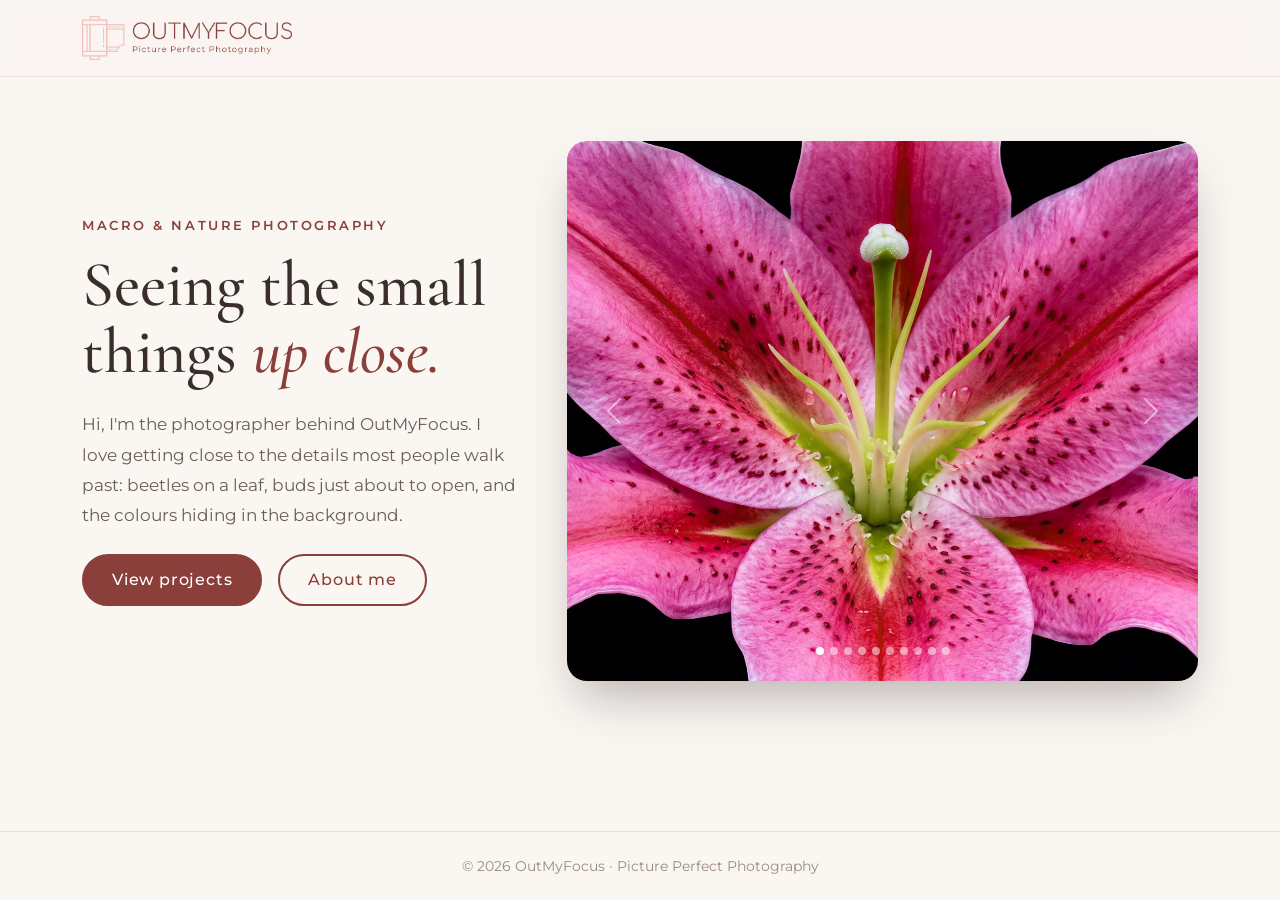
<file: Personal Website Due October 26/index.html>
<!doctype html>
<html lang="en">
  <head>
    <meta charset="UTF-8" />
    <meta name="viewport" content="width=device-width, initial-scale=1.0" />
    <link
      href="https://cdn.jsdelivr.net/npm/bootstrap@5.3.0/dist/css/bootstrap.min.css"
      rel="stylesheet"
      integrity="sha384-9ndCyUaIbzAi2FUVXJi0CjmCapSmO7SnpJef0486qhLnuZ2cdeRhO02iuK6FUUVM"
      crossorigin="anonymous" />
    <link rel="preconnect" href="https://fonts.googleapis.com" />
    <link rel="preconnect" href="https://fonts.gstatic.com" crossorigin />
    <link
      href="https://fonts.googleapis.com/css2?family=Cormorant+Garamond:ital,wght@0,500;1,500&family=Montserrat:wght@400;500;600&display=swap"
      rel="stylesheet" />
    <link rel="stylesheet" href="style.css" />
    <title>OutMyFocus</title>
    <script
      defer
      src="https://cdn.jsdelivr.net/npm/bootstrap@5.3.0/dist/js/bootstrap.bundle.min.js"
      integrity="sha384-geWF76RCwLtnZ8qwWowPQNguL3RmwHVBC9FhGdlKrxdiJJigb/j/68SIy3Te4Bkz"
      crossorigin="anonymous"></script>
  </head>
  <body>
    <header>
      <!-- No navbar on the homepage: the buttons below do the navigating -->
      <div class="container py-3">
        <img class="logo" src="logo.png" alt="OutMyFocus Logo" />
      </div>
    </header>

    <main class="container hero">
      <div class="row align-items-center g-5">
        <!-- Left: introduction -->
        <div class="col-lg-5">
          <p class="eyebrow">Macro &amp; Nature Photography</p>
          <h1 id="title">Seeing the small things <em>up close.</em></h1>
          <p class="intro">
            Hi, I'm the photographer behind OutMyFocus. I love getting close to
            the details most people walk past: beetles on a leaf, buds just
            about to open, and the colours hiding in the background.
          </p>
          <div class="d-flex flex-wrap gap-3 mt-4">
            <a class="btn btn-brand" href="projects.html">View projects</a>
            <a class="btn btn-outline-brand" href="about.html">About me</a>
          </div>
        </div>

        <!-- Right: slideshow -->
        <div class="col-lg-7">
          <div
            id="slideshow"
            class="carousel slide carousel-fade"
            data-bs-ride="carousel"
            data-bs-interval="4000">
            <div class="carousel-indicators">
              <button type="button" data-bs-target="#slideshow" data-bs-slide-to="0" class="active" aria-current="true" aria-label="Photo 1"></button>
              <button type="button" data-bs-target="#slideshow" data-bs-slide-to="1" aria-label="Photo 2"></button>
              <button type="button" data-bs-target="#slideshow" data-bs-slide-to="2" aria-label="Photo 3"></button>
              <button type="button" data-bs-target="#slideshow" data-bs-slide-to="3" aria-label="Photo 4"></button>
              <button type="button" data-bs-target="#slideshow" data-bs-slide-to="4" aria-label="Photo 5"></button>
              <button type="button" data-bs-target="#slideshow" data-bs-slide-to="5" aria-label="Photo 6"></button>
              <button type="button" data-bs-target="#slideshow" data-bs-slide-to="6" aria-label="Photo 7"></button>
              <button type="button" data-bs-target="#slideshow" data-bs-slide-to="7" aria-label="Photo 8"></button>
              <button type="button" data-bs-target="#slideshow" data-bs-slide-to="8" aria-label="Photo 9"></button>
              <button type="button" data-bs-target="#slideshow" data-bs-slide-to="9" aria-label="Photo 10"></button>
            </div>
            <div class="carousel-inner">
              <div class="carousel-item active">
                <img src="slideshow/01.jpg" class="d-block w-100" alt="Photo 1" />
              </div>
              <div class="carousel-item">
                <img src="slideshow/02.jpg" class="d-block w-100" alt="Photo 2" />
              </div>
              <div class="carousel-item">
                <img src="slideshow/03.jpg" class="d-block w-100" alt="Photo 3" />
              </div>
              <div class="carousel-item">
                <img src="slideshow/04.jpg" class="d-block w-100" alt="Photo 4" />
              </div>
              <div class="carousel-item">
                <img src="slideshow/05.jpg" class="d-block w-100" alt="Photo 5" />
              </div>
              <div class="carousel-item">
                <img src="slideshow/06.jpg" class="d-block w-100" alt="Photo 6" />
              </div>
              <div class="carousel-item">
                <img src="slideshow/07.jpg" class="d-block w-100" alt="Photo 7" />
              </div>
              <div class="carousel-item">
                <img src="slideshow/08.jpg" class="d-block w-100" alt="Photo 8" />
              </div>
              <div class="carousel-item">
                <img src="slideshow/09.jpg" class="d-block w-100" alt="Photo 9" />
              </div>
              <div class="carousel-item">
                <img src="slideshow/10.jpg" class="d-block w-100" alt="Photo 10" />
              </div>
            </div>
            <button
              class="carousel-control-prev"
              type="button"
              data-bs-target="#slideshow"
              data-bs-slide="prev">
              <span class="carousel-control-prev-icon" aria-hidden="true"></span>
              <span class="visually-hidden">Previous</span>
            </button>
            <button
              class="carousel-control-next"
              type="button"
              data-bs-target="#slideshow"
              data-bs-slide="next">
              <span class="carousel-control-next-icon" aria-hidden="true"></span>
              <span class="visually-hidden">Next</span>
            </button>
          </div>
        </div>
      </div>
    </main>

    <footer>
      <p>&copy; 2026 OutMyFocus &middot; Picture Perfect Photography</p>
    </footer>
  </body>
</html>
</file>
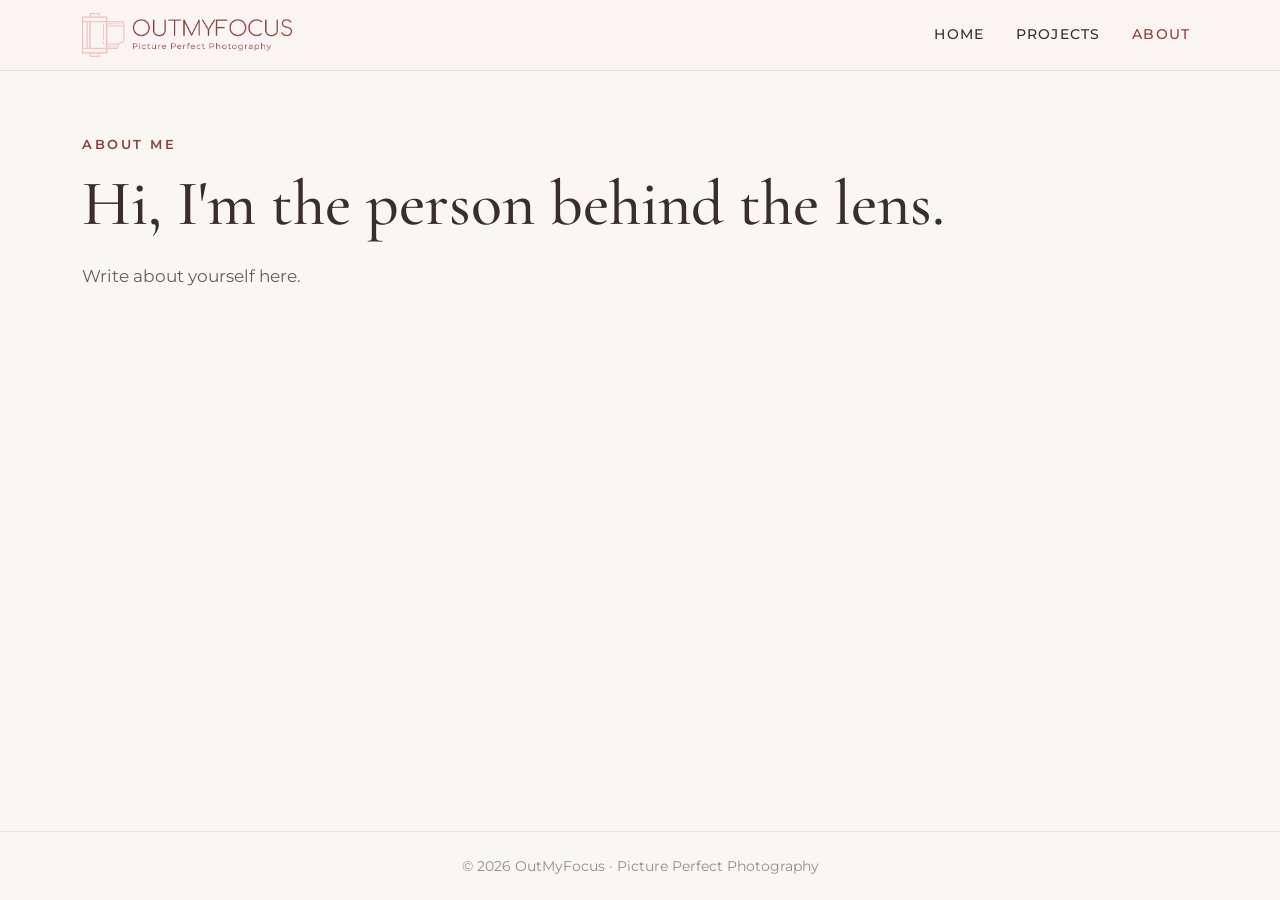
<file: Personal Website Due October 26/about.html>
<!doctype html>
<html lang="en">
  <head>
    <meta charset="UTF-8" />
    <meta name="viewport" content="width=device-width, initial-scale=1.0" />
    <link
      href="https://cdn.jsdelivr.net/npm/bootstrap@5.3.0/dist/css/bootstrap.min.css"
      rel="stylesheet"
      integrity="sha384-9ndCyUaIbzAi2FUVXJi0CjmCapSmO7SnpJef0486qhLnuZ2cdeRhO02iuK6FUUVM"
      crossorigin="anonymous" />
    <link rel="preconnect" href="https://fonts.googleapis.com" />
    <link rel="preconnect" href="https://fonts.gstatic.com" crossorigin />
    <link
      href="https://fonts.googleapis.com/css2?family=Cormorant+Garamond:ital,wght@0,500;1,500&family=Montserrat:wght@400;500;600&display=swap"
      rel="stylesheet" />
    <link rel="stylesheet" href="style.css" />
    <title>About | OutMyFocus</title>
    <script
      defer
      src="https://cdn.jsdelivr.net/npm/bootstrap@5.3.0/dist/js/bootstrap.bundle.min.js"
      integrity="sha384-geWF76RCwLtnZ8qwWowPQNguL3RmwHVBC9FhGdlKrxdiJJigb/j/68SIy3Te4Bkz"
      crossorigin="anonymous"></script>
  </head>
  <body>
    <header>
      <nav class="navbar navbar-expand-md">
        <div class="container">
          <a class="navbar-brand" href="index.html">
            <img class="logo" src="logo.png" alt="OutMyFocus Logo" />
          </a>
          <button
            class="navbar-toggler"
            type="button"
            data-bs-toggle="collapse"
            data-bs-target="#main-nav"
            aria-controls="main-nav"
            aria-expanded="false"
            aria-label="Toggle navigation">
            <span class="navbar-toggler-icon"></span>
          </button>
          <div class="collapse navbar-collapse" id="main-nav">
            <ul class="navbar-nav ms-auto">
              <li class="nav-item">
                <a class="nav-link" href="index.html">Home</a>
              </li>
              <li class="nav-item">
                <a class="nav-link" href="projects.html">Projects</a>
              </li>
              <li class="nav-item">
                <a class="nav-link active" aria-current="page" href="about.html"
                  >About</a
                >
              </li>
            </ul>
          </div>
        </div>
      </nav>
    </header>

    <main class="container page">
      <p class="eyebrow">About me</p>
      <h1 id="title">Hi, I'm the person behind the lens.</h1>
      <p class="intro">Write about yourself here.</p>
    </main>

    <footer>
      <p>&copy; 2026 OutMyFocus &middot; Picture Perfect Photography</p>
    </footer>
  </body>
</html>
</file>
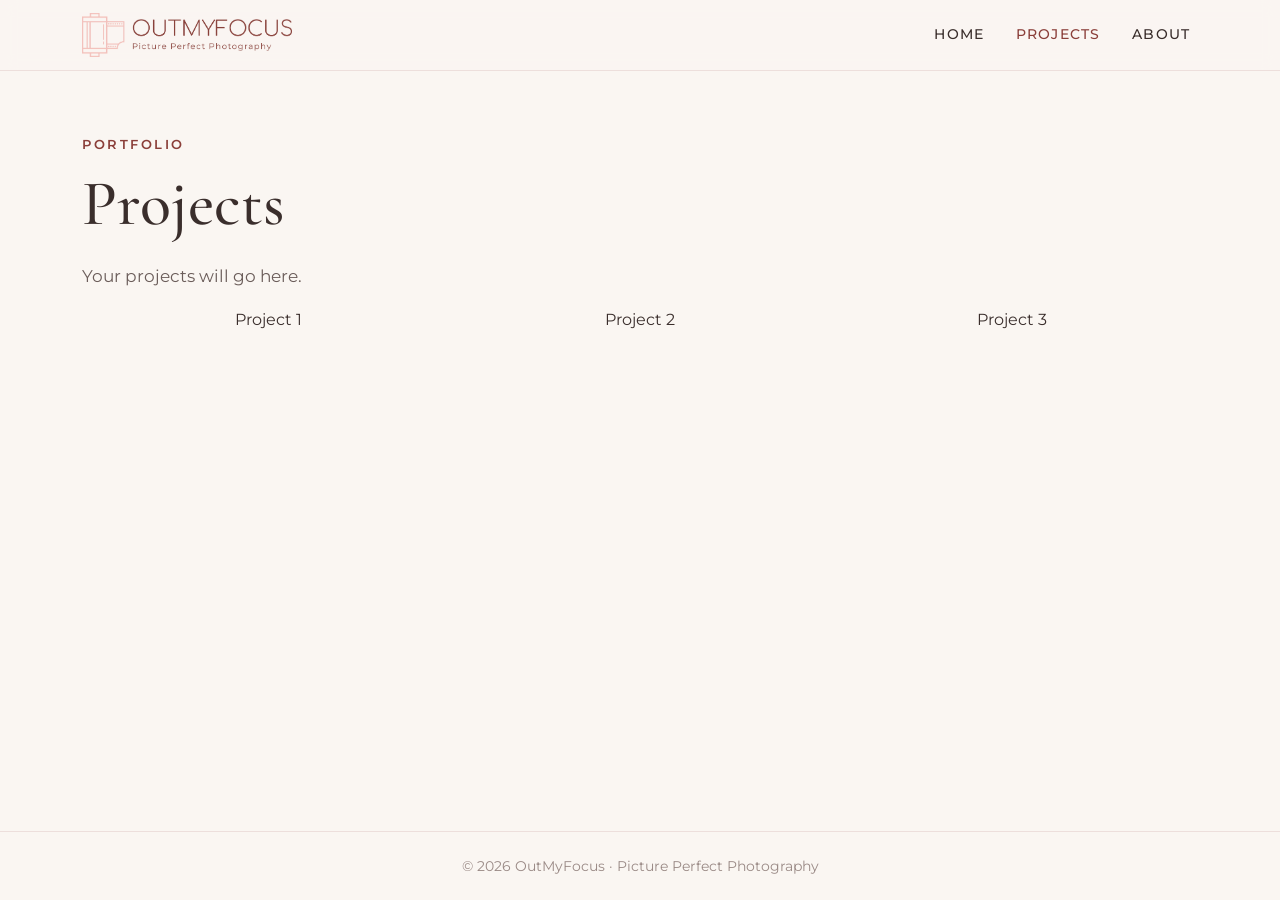
<file: Personal Website Due October 26/projects.html>
<!doctype html>
<html lang="en">
  <head>
    <meta charset="UTF-8" />
    <meta name="viewport" content="width=device-width, initial-scale=1.0" />
    <link
      href="https://cdn.jsdelivr.net/npm/bootstrap@5.3.0/dist/css/bootstrap.min.css"
      rel="stylesheet"
      integrity="sha384-9ndCyUaIbzAi2FUVXJi0CjmCapSmO7SnpJef0486qhLnuZ2cdeRhO02iuK6FUUVM"
      crossorigin="anonymous" />
    <link rel="preconnect" href="https://fonts.googleapis.com" />
    <link rel="preconnect" href="https://fonts.gstatic.com" crossorigin />
    <link
      href="https://fonts.googleapis.com/css2?family=Cormorant+Garamond:ital,wght@0,500;1,500&family=Montserrat:wght@400;500;600&display=swap"
      rel="stylesheet" />
    <link rel="stylesheet" href="style.css" />
    <title>Projects | OutMyFocus</title>
    <script
      defer
      src="https://cdn.jsdelivr.net/npm/bootstrap@5.3.0/dist/js/bootstrap.bundle.min.js"
      integrity="sha384-geWF76RCwLtnZ8qwWowPQNguL3RmwHVBC9FhGdlKrxdiJJigb/j/68SIy3Te4Bkz"
      crossorigin="anonymous"></script>
  </head>
  <body>
    <header>
      <nav class="navbar navbar-expand-md">
        <div class="container">
          <a class="navbar-brand" href="index.html">
            <img class="logo" src="logo.png" alt="OutMyFocus Logo" />
          </a>
          <button
            class="navbar-toggler"
            type="button"
            data-bs-toggle="collapse"
            data-bs-target="#main-nav"
            aria-controls="main-nav"
            aria-expanded="false"
            aria-label="Toggle navigation">
            <span class="navbar-toggler-icon"></span>
          </button>
          <div class="collapse navbar-collapse" id="main-nav">
            <ul class="navbar-nav ms-auto">
              <li class="nav-item">
                <a class="nav-link" href="index.html">Home</a>
              </li>
              <li class="nav-item">
                <a
                  class="nav-link active"
                  aria-current="page"
                  href="projects.html"
                  >Projects</a
                >
              </li>
              <li class="nav-item">
                <a class="nav-link" href="about.html">About</a>
              </li>
            </ul>
          </div>
        </div>
      </nav>
    </header>

    <main class="container page">
      <p class="eyebrow">Portfolio</p>
      <h1 id="title">Projects</h1>
      <p class="intro">Your projects will go here.</p>
      <section class="Projects">
        <div class="container text-center">
          <div class="row">
            <div class="col">Project 1</div>
            <div class="col">Project 2</div>
            <div class="col">Project 3</div>
          </div>
        </div>
      </section>
    </main>

    <footer>
      <p>&copy; 2026 OutMyFocus &middot; Picture Perfect Photography</p>
    </footer>
  </body>
</html>
</file>
<file: Personal Website Due October 26/style.css>
/* Colours taken from the logo */
:root {
  --cream: #faf6f2;
  --blush: #f3c2bb;
  --brick: #8b3f3a;
  --brick-dark: #6e2f2b;
  --ink: #3a2e2c;
}

body {
  background-color: var(--cream);
  color: var(--ink);
  font-family: "Montserrat", sans-serif;
  min-height: 100vh;
  display: flex;
  flex-direction: column;
}

/* ---------- Header / navbar ---------- */
header {
  position: sticky;
  top: 0;
  z-index: 1030; /* keeps the navbar above the slideshow when scrolling */
  background-color: rgba(250, 246, 242, 0.9);
  backdrop-filter: blur(8px);
  border-bottom: 1px solid rgba(139, 63, 58, 0.12);
}

.logo {
  height: 44px;
  width: auto;
}

.nav-link {
  color: var(--ink);
  font-weight: 500;
  font-size: 0.9rem;
  letter-spacing: 0.08em;
  text-transform: uppercase;
  margin-left: 1rem;
}

.nav-link:hover,
.nav-link.active {
  color: var(--brick) !important;
}

/* ---------- Main content (homepage hero and other pages) ---------- */
.hero,
.page {
  flex: 1; /* pushes the footer to the bottom of the screen */
  padding-top: 4rem;
  padding-bottom: 4rem;
}

.eyebrow {
  color: var(--brick);
  font-size: 0.8rem;
  font-weight: 600;
  letter-spacing: 0.2em;
  text-transform: uppercase;
  margin-bottom: 1rem;
}

#title {
  font-family: "Cormorant Garamond", serif;
  font-weight: 500;
  font-size: clamp(2.5rem, 5vw, 4rem);
  line-height: 1.05;
  margin-bottom: 1.5rem;
}

#title em {
  color: var(--brick);
}

.intro {
  font-size: 1.05rem;
  line-height: 1.8;
  color: #6b5d5a;
  max-width: 34rem;
}

/* ---------- Buttons ---------- */
.btn-brand,
.btn-outline-brand {
  padding: 0.75rem 1.75rem;
  border-radius: 999px;
  font-weight: 500;
  letter-spacing: 0.05em;
  transition: all 0.2s ease;
}

.btn-brand {
  background-color: var(--brick);
  border: 2px solid var(--brick);
  color: #fff;
}

.btn-brand:hover {
  background-color: var(--brick-dark);
  border-color: var(--brick-dark);
  color: #fff;
  transform: translateY(-2px);
}

.btn-outline-brand {
  border: 2px solid var(--brick);
  color: var(--brick);
}

.btn-outline-brand:hover {
  background-color: var(--blush);
  color: var(--brick-dark);
  transform: translateY(-2px);
}

/* ---------- Slideshow ---------- */
#slideshow {
  border-radius: 1.25rem;
  overflow: hidden;
  box-shadow: 0 25px 50px -12px rgba(58, 46, 44, 0.35);
}

#slideshow img {
  height: clamp(300px, 60vh, 560px);
  object-fit: cover;
}

.carousel-indicators [data-bs-target] {
  width: 8px;
  height: 8px;
  border-radius: 50%;
}

/* ---------- Footer ---------- */
footer {
  text-align: center;
  padding: 1.5rem;
  font-size: 0.85rem;
  color: #9a8a86;
  border-top: 1px solid rgba(139, 63, 58, 0.12);
}

footer p {
  margin: 0;
}

/* ---------- Project Page ---------- */
.Projects {
  display: grid;
}
</file>
